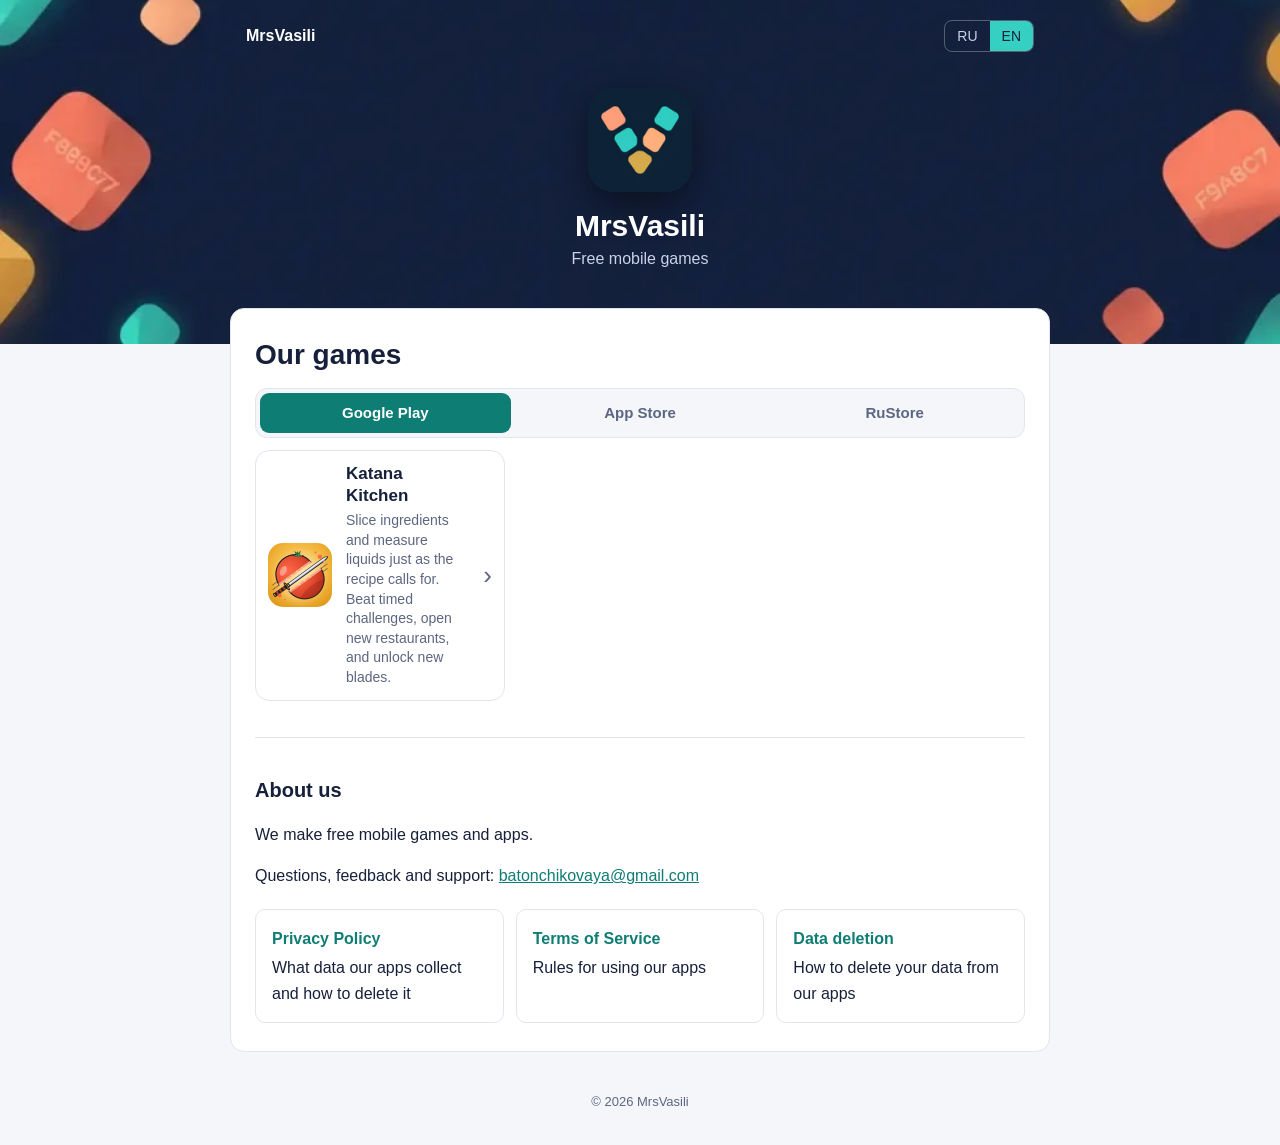
<file: index.html>
<!doctype html>
<html lang="ru">
<head>
<meta charset="utf-8">
<meta name="viewport" content="width=device-width, initial-scale=1">
<title>MrsVasili — игры</title>
<meta name="description" content="Мобильные приложения и игры / Mobile apps and games">
<link rel="icon" type="image/png" href="img/favicon.png">
<link rel="apple-touch-icon" href="img/apple-touch-icon.png">
<meta name="theme-color" content="#13203c">
<link rel="stylesheet" href="style.css?v=2">
<script src="lang.js"></script>
<script src="games.js?v=2"></script>
</head>
<body>

<div class="hero-wrap">
<header class="top on-dark">
  <a class="home" href="./">MrsVasili</a>
  <div class="lang-switch"><button data-lang="ru">RU</button><button data-lang="en">EN</button></div>
</header>
<section class="hero">
  <img class="hero-logo" src="img/logo.png" alt="" width="104" height="104">
  <p class="hero-name">MrsVasili</p>
  <p class="hero-tag l10n" lang="ru">Бесплатные мобильные игры</p>
  <p class="hero-tag l10n" lang="en">Free mobile games</p>
</section>
</div>

<main>
<h1 class="l10n" lang="ru">Наши игры</h1>
<h1 class="l10n" lang="en">Our games</h1>
<section id="games"></section>

<div class="about">
<article class="l10n" lang="ru">
  <h2>О нас</h2>
  <p>Мы создаём бесплатные мобильные игры и приложения.</p>
  <p>Вопросы, предложения и обращения в поддержку: <a href="mailto:batonchikovaya@gmail.com">batonchikovaya@gmail.com</a></p>
  <div class="cards">
    <a class="card" href="privacy-policy.html"><strong>Политика конфиденциальности</strong>Какие данные собирают наши приложения и как их удалить</a>
    <a class="card" href="terms.html"><strong>Условия использования</strong>Правила использования наших приложений</a>
    <a class="card" href="delete-data.html"><strong>Удаление данных</strong>Как удалить свои данные из наших приложений</a>
  </div>
</article>

<article class="l10n" lang="en">
  <h2>About us</h2>
  <p>We make free mobile games and apps.</p>
  <p>Questions, feedback and support: <a href="mailto:batonchikovaya@gmail.com">batonchikovaya@gmail.com</a></p>
  <div class="cards">
    <a class="card" href="privacy-policy.html"><strong>Privacy Policy</strong>What data our apps collect and how to delete it</a>
    <a class="card" href="terms.html"><strong>Terms of Service</strong>Rules for using our apps</a>
    <a class="card" href="delete-data.html"><strong>Data deletion</strong>How to delete your data from our apps</a>
  </div>
</article>
</div>
</main>
<footer>© 2026 MrsVasili</footer>
</body>
</html>
</file>
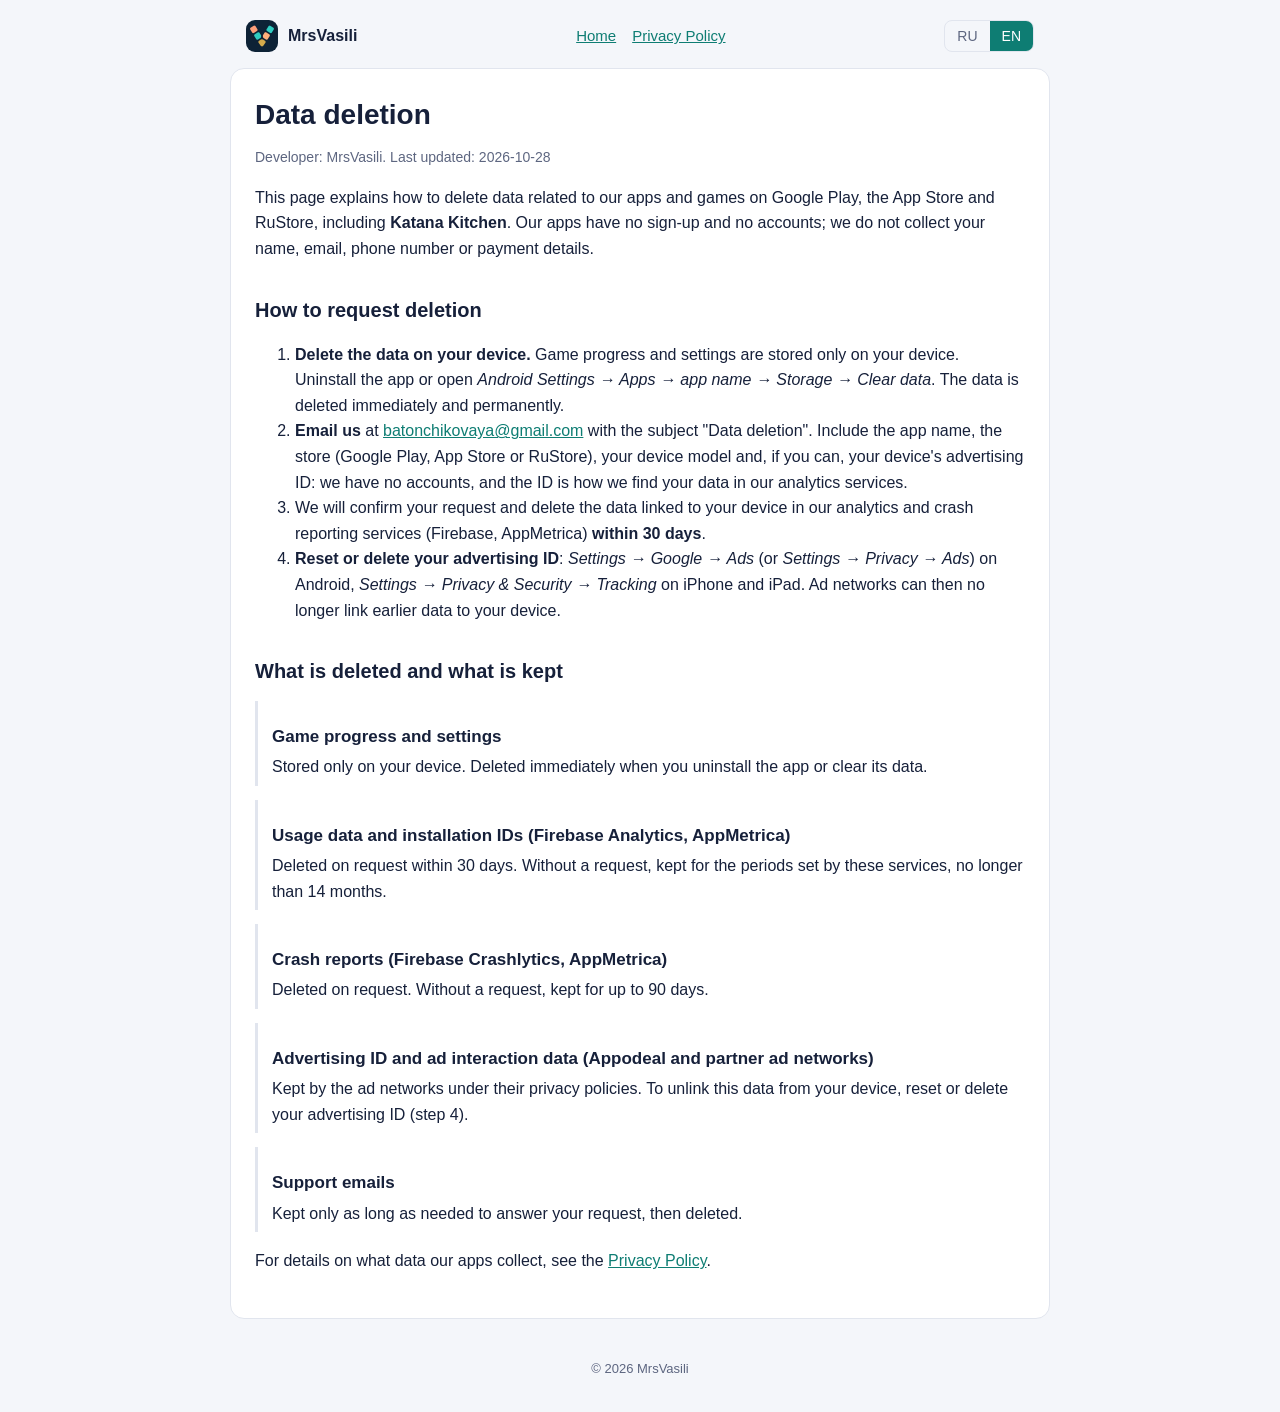
<file: delete-data.html>
<!doctype html>
<html lang="ru">
<head>
<meta charset="utf-8">
<meta name="viewport" content="width=device-width, initial-scale=1">
<title>Data deletion</title>
<meta name="description" content="Как удалить данные в приложениях MrsVasili / How to delete your data in MrsVasili apps">
<link rel="icon" type="image/png" href="img/favicon.png">
<link rel="apple-touch-icon" href="img/apple-touch-icon.png">
<meta name="theme-color" content="#13203c">
<link rel="stylesheet" href="style.css">
<script src="lang.js"></script>
</head>
<body>

<header class="top">
  <a class="home" href="./">MrsVasili</a>
  <nav>
    <a href="./" class="l10n" lang="ru">Главная</a>
    <a href="./" class="l10n" lang="en">Home</a>
    <a href="privacy-policy.html" class="l10n" lang="ru">Политика конфиденциальности</a>
    <a href="privacy-policy.html" class="l10n" lang="en">Privacy Policy</a>
  </nav>
  <div class="lang-switch"><button data-lang="ru">RU</button><button data-lang="en">EN</button></div>
</header>

<main>

<!-- ======================= RU ======================= -->
<article class="l10n" lang="ru">
<h1>Удаление данных</h1>
<p class="muted">Разработчик: MrsVasili. Последнее обновление: 28.10.2026</p>

<p>Эта страница объясняет, как удалить данные, связанные с нашими приложениями и играми в Google Play, App Store и RuStore, в том числе <b>Katana Kitchen (Катана-кухня)</b>. В наших приложениях нет регистрации и аккаунтов, мы не собираем имя, email, телефон или платёжные данные.</p>

<h2>Как запросить удаление</h2>
<ol>
  <li><b>Удалите данные на устройстве.</b> Игровой прогресс и настройки хранятся только на вашем устройстве. Удалите приложение или откройте <i>Настройки Android → Приложения → название приложения → Хранилище → Очистить данные</i>. Данные удалятся сразу и безвозвратно.</li>
  <li><b>Напишите нам</b> на <a href="mailto:batonchikovaya@gmail.com?subject=Data%20deletion%20request">batonchikovaya@gmail.com</a> с темой «Удаление данных». Укажите название приложения, магазин (Google Play, App Store или RuStore), модель устройства и, если можете, рекламный идентификатор устройства: у нас нет аккаунтов, и по нему мы находим ваши данные у сервисов аналитики.</li>
  <li>Мы подтвердим получение запроса и удалим данные, связанные с вашим устройством, в сервисах аналитики и отчётов о сбоях (Firebase, AppMetrica) <b>в течение 30 дней</b>.</li>
  <li><b>Сбросьте или удалите рекламный идентификатор</b>: <i>Настройки → Google → Реклама</i> (или <i>Настройки → Конфиденциальность → Реклама</i>) на Android, <i>Настройки → Конфиденциальность и безопасность → Отслеживание</i> на iPhone и iPad. После этого рекламные сети не смогут связать прежние данные с вашим устройством.</li>
</ol>

<h2>Какие данные удаляются и какие хранятся</h2>
<div class="service">
  <h3>Игровой прогресс и настройки</h3>
  <p>Хранятся только на устройстве. Удаляются сразу при удалении приложения или очистке его данных.</p>
</div>
<div class="service">
  <h3>Данные об использовании и идентификаторы установки (Firebase Analytics, AppMetrica)</h3>
  <p>Удаляются по вашему запросу в течение 30 дней. Без запроса хранятся в течение сроков, установленных этими сервисами, но не дольше 14 месяцев.</p>
</div>
<div class="service">
  <h3>Отчёты о сбоях (Firebase Crashlytics, AppMetrica)</h3>
  <p>Удаляются по вашему запросу. Без запроса хранятся до 90 дней.</p>
</div>
<div class="service">
  <h3>Рекламный идентификатор и данные о показах рекламы (Appodeal и партнёрские рекламные сети)</h3>
  <p>Хранятся рекламными сетями по их политикам конфиденциальности. Чтобы разорвать связь этих данных с вашим устройством, сбросьте или удалите рекламный идентификатор (шаг 4).</p>
</div>
<div class="service">
  <h3>Переписка с поддержкой</h3>
  <p>Хранится, пока нужно для ответа на ваш запрос, затем удаляется.</p>
</div>

<p>Подробнее о том, какие данные собирают наши приложения, — в <a href="privacy-policy.html">политике конфиденциальности</a>.</p>
</article>

<!-- ======================= EN ======================= -->
<article class="l10n" lang="en">
<h1>Data deletion</h1>
<p class="muted">Developer: MrsVasili. Last updated: 2026-10-28</p>

<p>This page explains how to delete data related to our apps and games on Google Play, the App Store and RuStore, including <b>Katana Kitchen</b>. Our apps have no sign-up and no accounts; we do not collect your name, email, phone number or payment details.</p>

<h2>How to request deletion</h2>
<ol>
  <li><b>Delete the data on your device.</b> Game progress and settings are stored only on your device. Uninstall the app or open <i>Android Settings → Apps → app name → Storage → Clear data</i>. The data is deleted immediately and permanently.</li>
  <li><b>Email us</b> at <a href="mailto:batonchikovaya@gmail.com?subject=Data%20deletion%20request">batonchikovaya@gmail.com</a> with the subject "Data deletion". Include the app name, the store (Google Play, App Store or RuStore), your device model and, if you can, your device's advertising ID: we have no accounts, and the ID is how we find your data in our analytics services.</li>
  <li>We will confirm your request and delete the data linked to your device in our analytics and crash reporting services (Firebase, AppMetrica) <b>within 30 days</b>.</li>
  <li><b>Reset or delete your advertising ID</b>: <i>Settings → Google → Ads</i> (or <i>Settings → Privacy → Ads</i>) on Android, <i>Settings → Privacy &amp; Security → Tracking</i> on iPhone and iPad. Ad networks can then no longer link earlier data to your device.</li>
</ol>

<h2>What is deleted and what is kept</h2>
<div class="service">
  <h3>Game progress and settings</h3>
  <p>Stored only on your device. Deleted immediately when you uninstall the app or clear its data.</p>
</div>
<div class="service">
  <h3>Usage data and installation IDs (Firebase Analytics, AppMetrica)</h3>
  <p>Deleted on request within 30 days. Without a request, kept for the periods set by these services, no longer than 14 months.</p>
</div>
<div class="service">
  <h3>Crash reports (Firebase Crashlytics, AppMetrica)</h3>
  <p>Deleted on request. Without a request, kept for up to 90 days.</p>
</div>
<div class="service">
  <h3>Advertising ID and ad interaction data (Appodeal and partner ad networks)</h3>
  <p>Kept by the ad networks under their privacy policies. To unlink this data from your device, reset or delete your advertising ID (step 4).</p>
</div>
<div class="service">
  <h3>Support emails</h3>
  <p>Kept only as long as needed to answer your request, then deleted.</p>
</div>

<p>For details on what data our apps collect, see the <a href="privacy-policy.html">Privacy Policy</a>.</p>
</article>

</main>
<footer>© 2026 MrsVasili</footer>
</body>
</html>
</file>
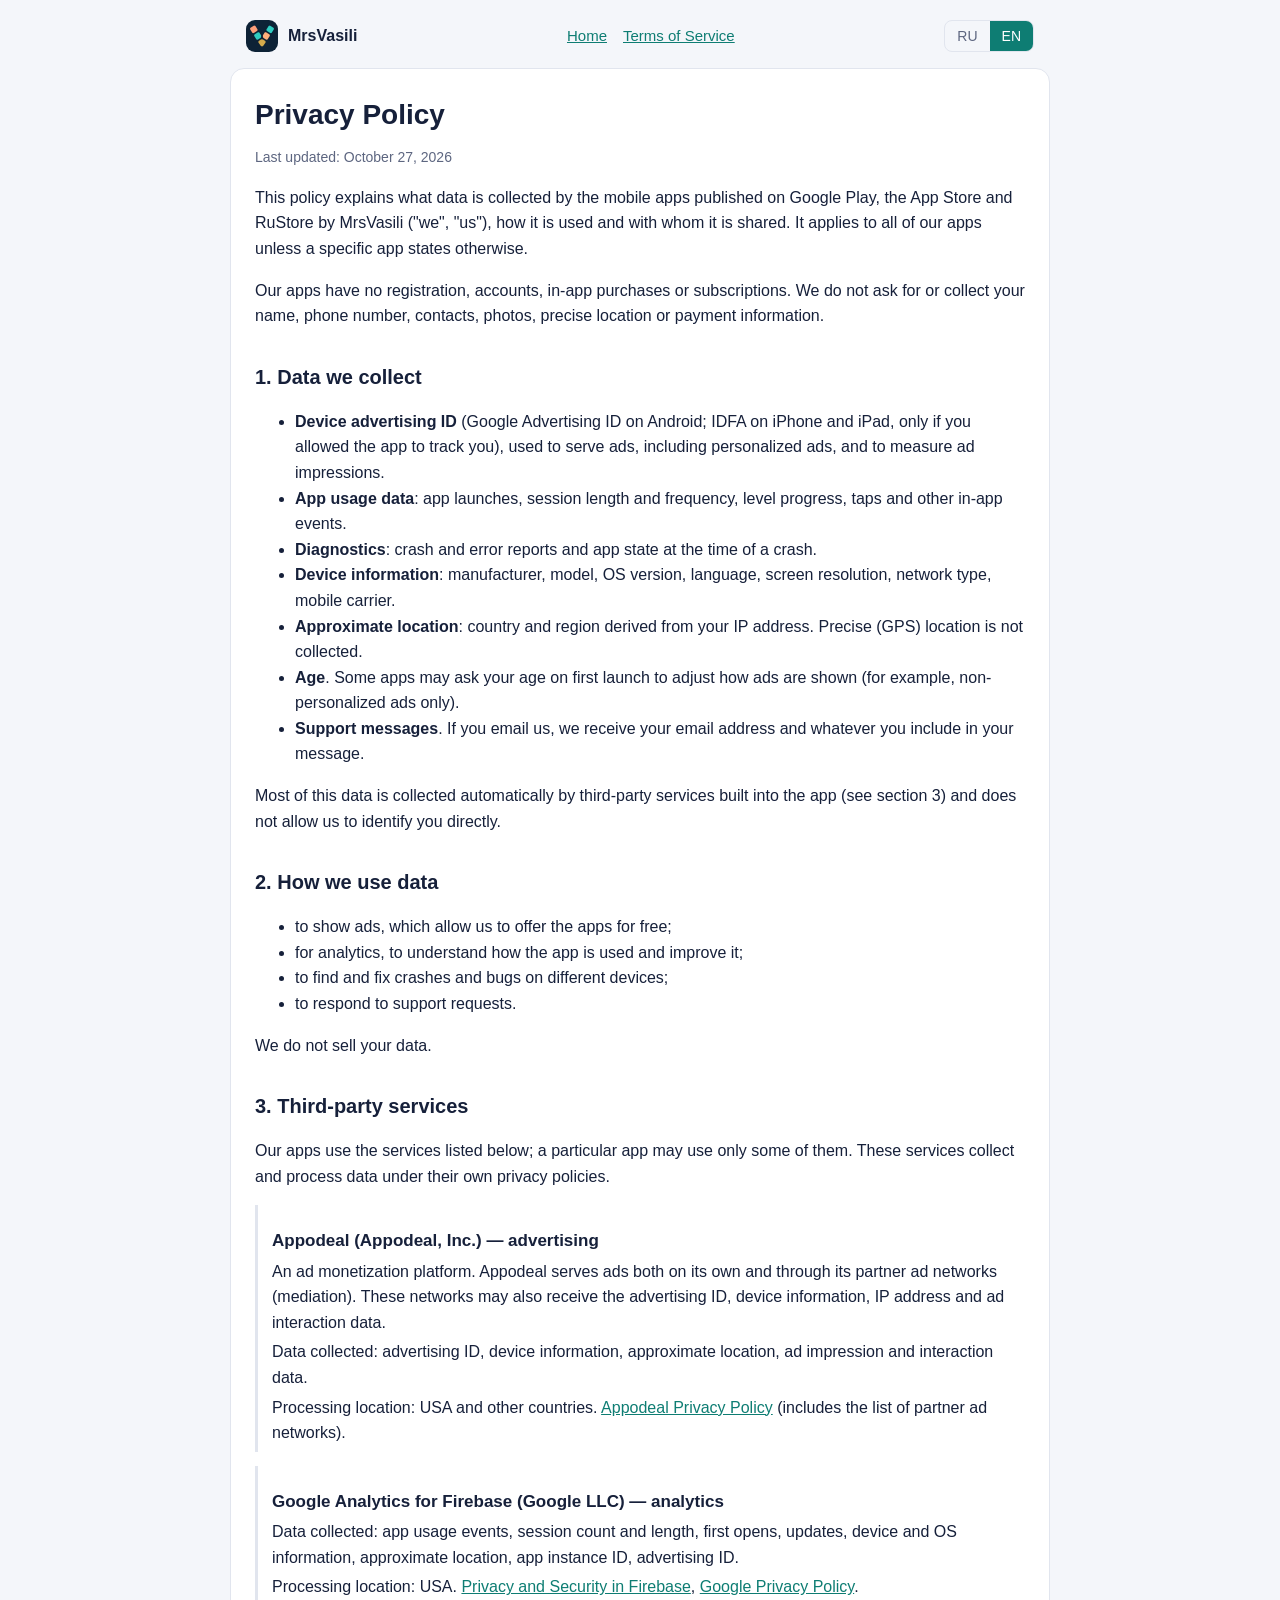
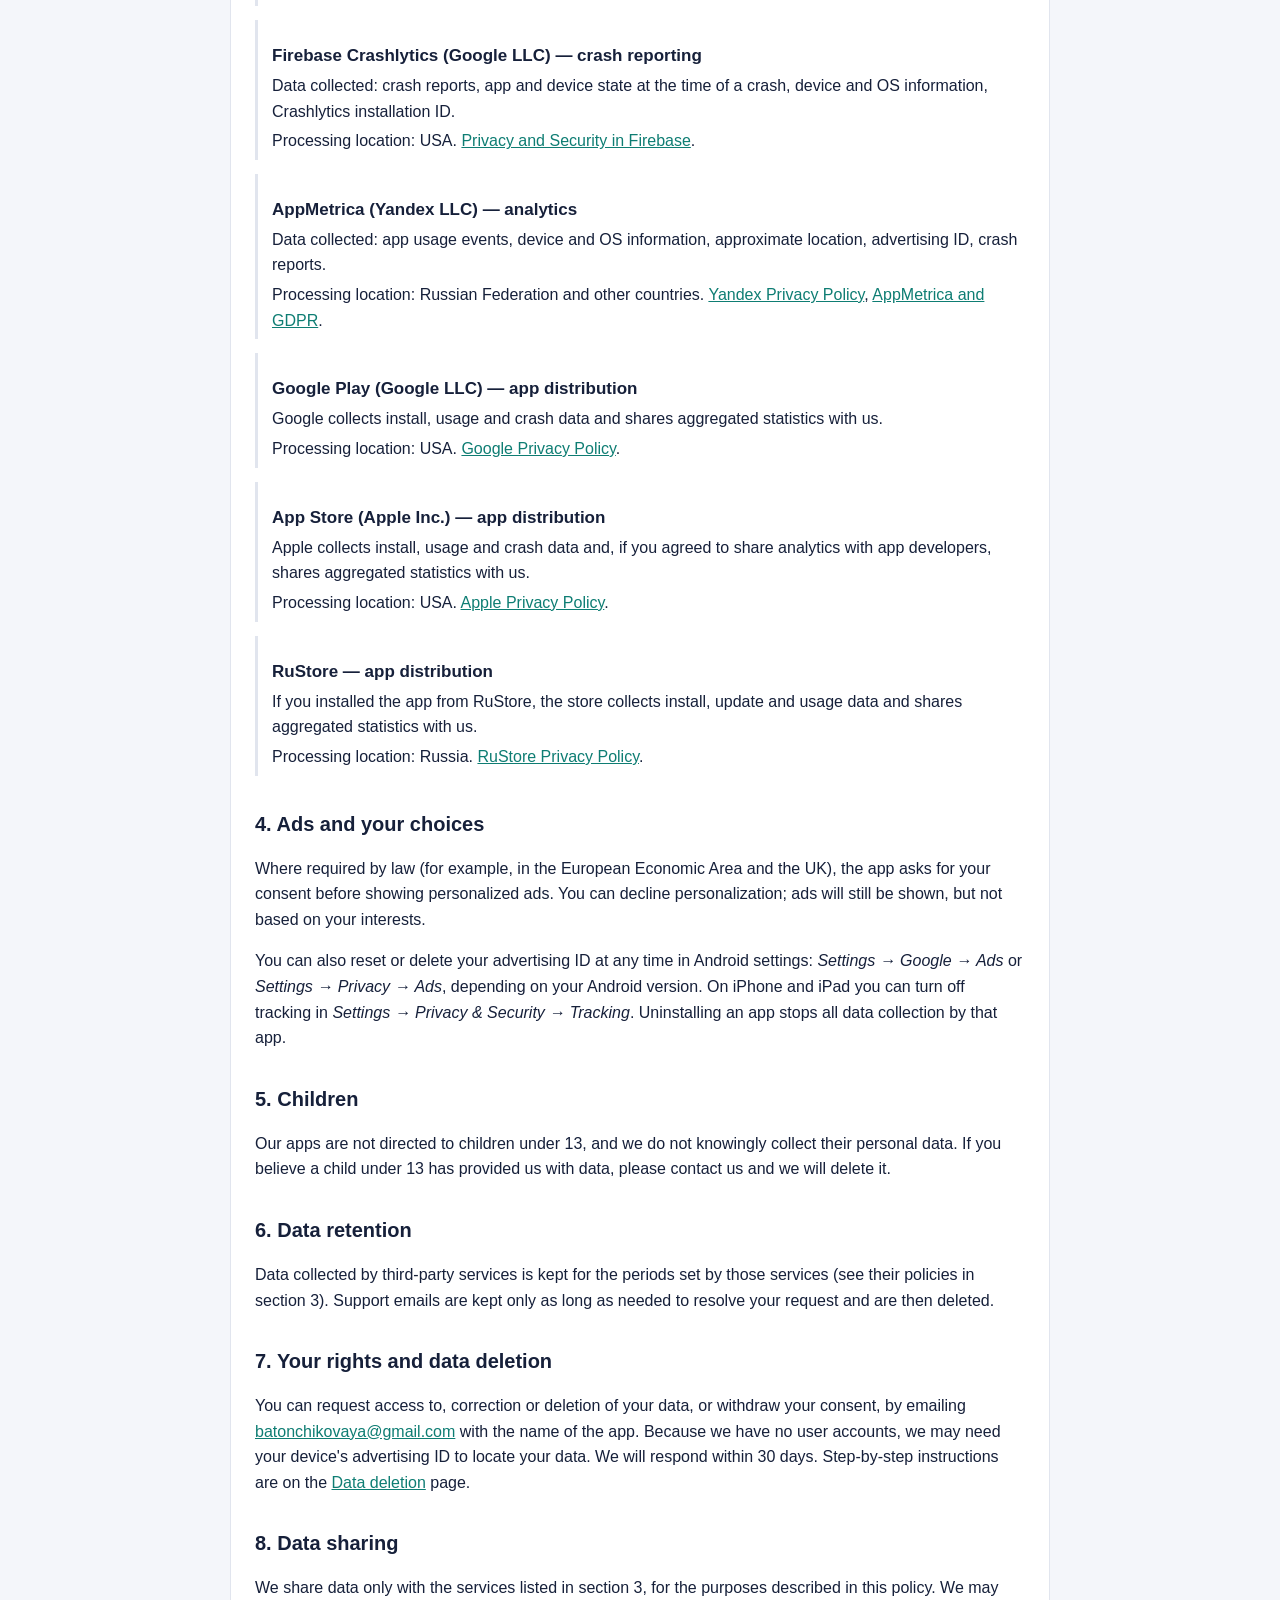
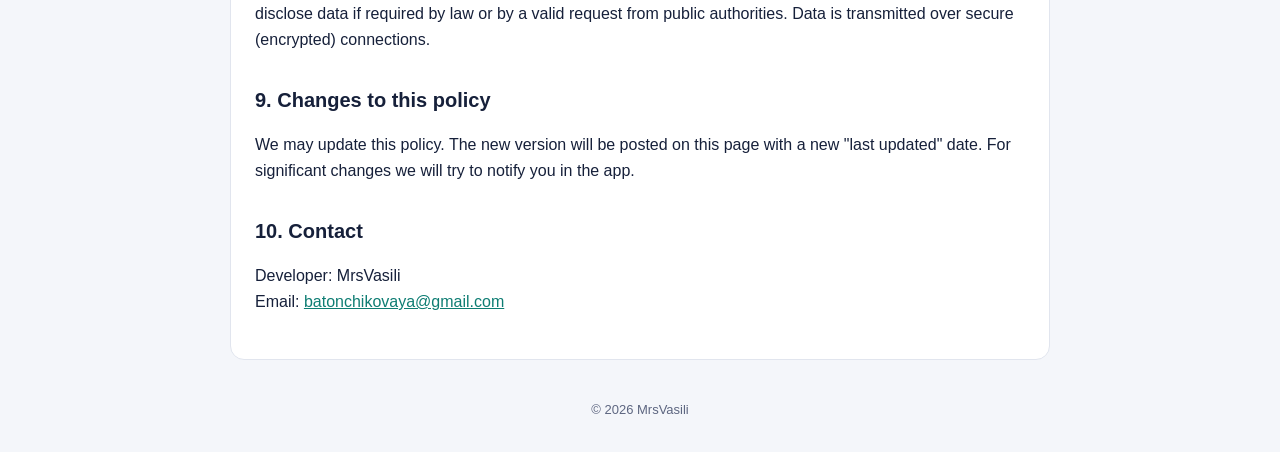
<file: privacy-policy.html>
<!doctype html>
<html lang="ru">
<head>
<meta charset="utf-8">
<meta name="viewport" content="width=device-width, initial-scale=1">
<title>Privacy Policy</title>
<meta name="description" content="Политика конфиденциальности мобильных приложений / Mobile apps privacy policy">
<link rel="icon" type="image/png" href="img/favicon.png">
<link rel="apple-touch-icon" href="img/apple-touch-icon.png">
<meta name="theme-color" content="#13203c">
<link rel="stylesheet" href="style.css">
<script src="lang.js"></script>
</head>
<body>

<header class="top">
  <a class="home" href="./">MrsVasili</a>
  <nav>
    <a href="./" class="l10n" lang="ru">Главная</a>
    <a href="./" class="l10n" lang="en">Home</a>
    <a href="terms.html" class="l10n" lang="ru">Условия использования</a>
    <a href="terms.html" class="l10n" lang="en">Terms of Service</a>
  </nav>
  <div class="lang-switch"><button data-lang="ru">RU</button><button data-lang="en">EN</button></div>
</header>

<main>

<!-- ======================= RU ======================= -->
<article class="l10n" lang="ru">
<h1>Политика конфиденциальности</h1>
<p class="muted">Последнее обновление: 27.10.2026</p>

<p>Эта политика описывает, какие данные собирают мобильные приложения разработчика MrsVasili (далее — «мы»), опубликованные в Google Play, App Store и RuStore, как эти данные используются и кому передаются. Политика действует для всех наших приложений, если в конкретном приложении не указано иное.</p>

<p>В наших приложениях нет регистрации, аккаунтов, покупок и подписок. Мы не просим и не собираем ваше имя, номер телефона, контакты, фотографии, точное местоположение или платёжные данные.</p>

<h2>1. Какие данные собираются</h2>
<ul>
  <li><b>Рекламный идентификатор устройства</b> (Google Advertising ID на Android, IDFA на iPhone и iPad — только если вы разрешили приложению отслеживание). Нужен для показа рекламы, в том числе персонализированной, и для подсчёта показов.</li>
  <li><b>Данные об использовании приложения</b>: запуски, длительность и частота сессий, прохождение уровней, нажатия и другие события внутри приложения.</li>
  <li><b>Диагностические данные</b>: отчёты о сбоях и ошибках, состояние приложения в момент сбоя.</li>
  <li><b>Информация об устройстве</b>: производитель, модель, версия операционной системы, язык, разрешение экрана, тип сетевого подключения, оператор связи.</li>
  <li><b>Приблизительное местоположение</b>: страна и регион, определяемые по IP-адресу. Точное местоположение (GPS) не собирается.</li>
  <li><b>Возраст</b>. Некоторые приложения могут при первом запуске спросить ваш возраст, чтобы настроить показ рекламы (например, показывать только неперсонализированную рекламу).</li>
  <li><b>Переписка с поддержкой</b>. Если вы пишете нам на email, мы получаем ваш адрес почты и всё, что вы сообщите в письме.</li>
</ul>
<p>Большая часть этих данных собирается автоматически встроенными в приложение сторонними сервисами (см. раздел 3) и не позволяет нам напрямую установить вашу личность.</p>

<h2>2. Для чего используются данные</h2>
<ul>
  <li>показ рекламы, которая позволяет распространять приложения бесплатно;</li>
  <li>аналитика: понять, как используется приложение, и сделать его лучше;</li>
  <li>поиск и исправление сбоев и ошибок на разных устройствах;</li>
  <li>ответы на обращения в поддержку.</li>
</ul>
<p>Мы не продаём ваши данные.</p>

<h2>3. Сторонние сервисы</h2>
<p>Наши приложения используют перечисленные ниже сервисы; в конкретном приложении может быть подключена только часть из них. Эти сервисы собирают и обрабатывают данные в соответствии со своими политиками конфиденциальности.</p>

<div class="service">
  <h3>Appodeal (Appodeal, Inc.) — реклама</h3>
  <p>Платформа рекламной монетизации. Appodeal показывает рекламу как от себя, так и от подключённых к нему партнёрских рекламных сетей (медиация). Эти сети тоже могут получать рекламный идентификатор, информацию об устройстве, IP-адрес и данные о взаимодействии с рекламой.</p>
  <p>Собираемые данные: рекламный идентификатор, информация об устройстве, приблизительное местоположение, данные о показах рекламы и взаимодействии с ней.</p>
  <p>Место обработки: США и другие страны. <a href="https://www.appodeal.com/home/privacy-policy/" target="_blank" rel="noopener">Политика конфиденциальности Appodeal</a> (там же приведён список партнёрских рекламных сетей).</p>
</div>

<div class="service">
  <h3>Google Analytics for Firebase (Google LLC) — аналитика</h3>
  <p>Собираемые данные: события использования приложения, длительность и количество сессий, первые запуски, обновления, информация об устройстве и ОС, приблизительное местоположение, идентификатор экземпляра приложения, рекламный идентификатор.</p>
  <p>Место обработки: США. <a href="https://firebase.google.com/support/privacy" target="_blank" rel="noopener">Конфиденциальность в Firebase</a>, <a href="https://policies.google.com/privacy" target="_blank" rel="noopener">Политика конфиденциальности Google</a>.</p>
</div>

<div class="service">
  <h3>Firebase Crashlytics (Google LLC) — отчёты о сбоях</h3>
  <p>Собираемые данные: отчёты о сбоях, состояние приложения и устройства в момент сбоя, информация об устройстве и ОС, идентификатор установки Crashlytics.</p>
  <p>Место обработки: США. <a href="https://firebase.google.com/support/privacy" target="_blank" rel="noopener">Конфиденциальность в Firebase</a>.</p>
</div>

<div class="service">
  <h3>AppMetrica (ООО «Яндекс») — аналитика</h3>
  <p>Собираемые данные: события использования приложения, информация об устройстве и ОС, приблизительное местоположение, рекламный идентификатор, отчёты о сбоях.</p>
  <p>Место обработки: Российская Федерация и другие страны. <a href="https://yandex.ru/legal/confidential/" target="_blank" rel="noopener">Политика конфиденциальности Яндекса</a>, <a href="https://appmetrica.yandex.ru/docs/data-security/gdpr.html" target="_blank" rel="noopener">AppMetrica и GDPR</a>.</p>
</div>

<div class="service">
  <h3>Google Play (Google LLC) — распространение приложений</h3>
  <p>Google собирает данные об установках, использовании и сбоях приложения и передаёт нам обобщённую статистику.</p>
  <p>Место обработки: США. <a href="https://policies.google.com/privacy" target="_blank" rel="noopener">Политика конфиденциальности Google</a>.</p>
</div>

<div class="service">
  <h3>App Store (Apple Inc.) — распространение приложений</h3>
  <p>Apple собирает данные об установках, использовании и сбоях приложения и, если вы разрешили делиться аналитикой с разработчиками, передаёт нам обобщённую статистику.</p>
  <p>Место обработки: США. <a href="https://www.apple.com/legal/privacy/" target="_blank" rel="noopener">Политика конфиденциальности Apple</a>.</p>
</div>

<div class="service">
  <h3>RuStore — распространение приложений</h3>
  <p>Если вы установили приложение из RuStore, магазин собирает данные об установках, обновлениях и использовании приложения и передаёт нам обобщённую статистику.</p>
  <p>Место обработки: Россия. <a href="https://www.rustore.ru/help/legal/privacy-policy-users" target="_blank" rel="noopener">Политика конфиденциальности RuStore</a>.</p>
</div>

<h2>4. Реклама и ваш выбор</h2>
<p>Если этого требует закон (например, в Европейской экономической зоне и Великобритании), приложение перед показом персонализированной рекламы запрашивает ваше согласие. Вы можете отказаться от персонализации — тогда реклама будет показываться, но без учёта ваших интересов.</p>
<p>Вы также можете в любой момент сбросить или удалить рекламный идентификатор в настройках Android: <i>Настройки → Google → Реклама</i> или <i>Настройки → Конфиденциальность → Реклама</i>, в зависимости от версии Android. На iPhone и iPad запретить отслеживание можно в <i>Настройки → Конфиденциальность и безопасность → Отслеживание</i>. Удаление приложения прекращает сбор данных этим приложением.</p>

<h2>5. Дети</h2>
<p>Наши приложения не предназначены для детей младше 13 лет, и мы сознательно не собираем их персональные данные. Если вы считаете, что ребёнок младше 13 лет передал нам данные, напишите нам — мы их удалим.</p>

<h2>6. Сколько хранятся данные</h2>
<p>Данные, собранные сторонними сервисами, хранятся в течение сроков, установленных этими сервисами (см. их политики в разделе 3). Переписка с поддержкой хранится, пока это нужно для решения вашего вопроса, после чего удаляется.</p>

<h2>7. Ваши права и удаление данных</h2>
<p>Вы можете запросить доступ к своим данным, их исправление или удаление, а также отозвать согласие на обработку. Для этого напишите на <a href="mailto:batonchikovaya@gmail.com">batonchikovaya@gmail.com</a>, указав название приложения. Поскольку у нас нет аккаунтов, чтобы найти ваши данные, нам может понадобиться рекламный идентификатор вашего устройства. Мы ответим в течение 30 дней. Пошаговая инструкция — на странице <a href="delete-data.html">«Удаление данных»</a>.</p>

<h2>8. Передача данных</h2>
<p>Мы передаём данные только сервисам, перечисленным в разделе 3, для целей, описанных в этой политике. Мы можем раскрыть данные, если этого требует закон или законный запрос государственных органов. Данные передаются по защищённым (зашифрованным) каналам.</p>

<h2>9. Изменения политики</h2>
<p>Мы можем обновлять эту политику. Новая версия публикуется на этой странице с новой датой обновления. Если изменения существенные, мы постараемся сообщить о них в приложении.</p>

<h2>10. Контакты</h2>
<p>Разработчик: MrsVasili<br>
Email: <a href="mailto:batonchikovaya@gmail.com">batonchikovaya@gmail.com</a></p>
</article>

<!-- ======================= EN ======================= -->
<article class="l10n" lang="en">
<h1>Privacy Policy</h1>
<p class="muted">Last updated: October 27, 2026</p>

<p>This policy explains what data is collected by the mobile apps published on Google Play, the App Store and RuStore by MrsVasili ("we", "us"), how it is used and with whom it is shared. It applies to all of our apps unless a specific app states otherwise.</p>

<p>Our apps have no registration, accounts, in-app purchases or subscriptions. We do not ask for or collect your name, phone number, contacts, photos, precise location or payment information.</p>

<h2>1. Data we collect</h2>
<ul>
  <li><b>Device advertising ID</b> (Google Advertising ID on Android; IDFA on iPhone and iPad, only if you allowed the app to track you), used to serve ads, including personalized ads, and to measure ad impressions.</li>
  <li><b>App usage data</b>: app launches, session length and frequency, level progress, taps and other in-app events.</li>
  <li><b>Diagnostics</b>: crash and error reports and app state at the time of a crash.</li>
  <li><b>Device information</b>: manufacturer, model, OS version, language, screen resolution, network type, mobile carrier.</li>
  <li><b>Approximate location</b>: country and region derived from your IP address. Precise (GPS) location is not collected.</li>
  <li><b>Age</b>. Some apps may ask your age on first launch to adjust how ads are shown (for example, non-personalized ads only).</li>
  <li><b>Support messages</b>. If you email us, we receive your email address and whatever you include in your message.</li>
</ul>
<p>Most of this data is collected automatically by third-party services built into the app (see section 3) and does not allow us to identify you directly.</p>

<h2>2. How we use data</h2>
<ul>
  <li>to show ads, which allow us to offer the apps for free;</li>
  <li>for analytics, to understand how the app is used and improve it;</li>
  <li>to find and fix crashes and bugs on different devices;</li>
  <li>to respond to support requests.</li>
</ul>
<p>We do not sell your data.</p>

<h2>3. Third-party services</h2>
<p>Our apps use the services listed below; a particular app may use only some of them. These services collect and process data under their own privacy policies.</p>

<div class="service">
  <h3>Appodeal (Appodeal, Inc.) — advertising</h3>
  <p>An ad monetization platform. Appodeal serves ads both on its own and through its partner ad networks (mediation). These networks may also receive the advertising ID, device information, IP address and ad interaction data.</p>
  <p>Data collected: advertising ID, device information, approximate location, ad impression and interaction data.</p>
  <p>Processing location: USA and other countries. <a href="https://www.appodeal.com/home/privacy-policy/" target="_blank" rel="noopener">Appodeal Privacy Policy</a> (includes the list of partner ad networks).</p>
</div>

<div class="service">
  <h3>Google Analytics for Firebase (Google LLC) — analytics</h3>
  <p>Data collected: app usage events, session count and length, first opens, updates, device and OS information, approximate location, app instance ID, advertising ID.</p>
  <p>Processing location: USA. <a href="https://firebase.google.com/support/privacy" target="_blank" rel="noopener">Privacy and Security in Firebase</a>, <a href="https://policies.google.com/privacy" target="_blank" rel="noopener">Google Privacy Policy</a>.</p>
</div>

<div class="service">
  <h3>Firebase Crashlytics (Google LLC) — crash reporting</h3>
  <p>Data collected: crash reports, app and device state at the time of a crash, device and OS information, Crashlytics installation ID.</p>
  <p>Processing location: USA. <a href="https://firebase.google.com/support/privacy" target="_blank" rel="noopener">Privacy and Security in Firebase</a>.</p>
</div>

<div class="service">
  <h3>AppMetrica (Yandex LLC) — analytics</h3>
  <p>Data collected: app usage events, device and OS information, approximate location, advertising ID, crash reports.</p>
  <p>Processing location: Russian Federation and other countries. <a href="https://yandex.ru/legal/confidential/?lang=en" target="_blank" rel="noopener">Yandex Privacy Policy</a>, <a href="https://appmetrica.yandex.ru/docs/data-security/gdpr.html?lang=en" target="_blank" rel="noopener">AppMetrica and GDPR</a>.</p>
</div>

<div class="service">
  <h3>Google Play (Google LLC) — app distribution</h3>
  <p>Google collects install, usage and crash data and shares aggregated statistics with us.</p>
  <p>Processing location: USA. <a href="https://policies.google.com/privacy" target="_blank" rel="noopener">Google Privacy Policy</a>.</p>
</div>

<div class="service">
  <h3>App Store (Apple Inc.) — app distribution</h3>
  <p>Apple collects install, usage and crash data and, if you agreed to share analytics with app developers, shares aggregated statistics with us.</p>
  <p>Processing location: USA. <a href="https://www.apple.com/legal/privacy/" target="_blank" rel="noopener">Apple Privacy Policy</a>.</p>
</div>

<div class="service">
  <h3>RuStore — app distribution</h3>
  <p>If you installed the app from RuStore, the store collects install, update and usage data and shares aggregated statistics with us.</p>
  <p>Processing location: Russia. <a href="https://www.rustore.ru/help/legal/privacy-policy-users" target="_blank" rel="noopener">RuStore Privacy Policy</a>.</p>
</div>

<h2>4. Ads and your choices</h2>
<p>Where required by law (for example, in the European Economic Area and the UK), the app asks for your consent before showing personalized ads. You can decline personalization; ads will still be shown, but not based on your interests.</p>
<p>You can also reset or delete your advertising ID at any time in Android settings: <i>Settings → Google → Ads</i> or <i>Settings → Privacy → Ads</i>, depending on your Android version. On iPhone and iPad you can turn off tracking in <i>Settings → Privacy &amp; Security → Tracking</i>. Uninstalling an app stops all data collection by that app.</p>

<h2>5. Children</h2>
<p>Our apps are not directed to children under 13, and we do not knowingly collect their personal data. If you believe a child under 13 has provided us with data, please contact us and we will delete it.</p>

<h2>6. Data retention</h2>
<p>Data collected by third-party services is kept for the periods set by those services (see their policies in section 3). Support emails are kept only as long as needed to resolve your request and are then deleted.</p>

<h2>7. Your rights and data deletion</h2>
<p>You can request access to, correction or deletion of your data, or withdraw your consent, by emailing <a href="mailto:batonchikovaya@gmail.com">batonchikovaya@gmail.com</a> with the name of the app. Because we have no user accounts, we may need your device's advertising ID to locate your data. We will respond within 30 days. Step-by-step instructions are on the <a href="delete-data.html">Data deletion</a> page.</p>

<h2>8. Data sharing</h2>
<p>We share data only with the services listed in section 3, for the purposes described in this policy. We may disclose data if required by law or by a valid request from public authorities. Data is transmitted over secure (encrypted) connections.</p>

<h2>9. Changes to this policy</h2>
<p>We may update this policy. The new version will be posted on this page with a new "last updated" date. For significant changes we will try to notify you in the app.</p>

<h2>10. Contact</h2>
<p>Developer: MrsVasili<br>
Email: <a href="mailto:batonchikovaya@gmail.com">batonchikovaya@gmail.com</a></p>
</article>

</main>
<footer>© 2026 MrsVasili</footer>
</body>
</html>
</file>
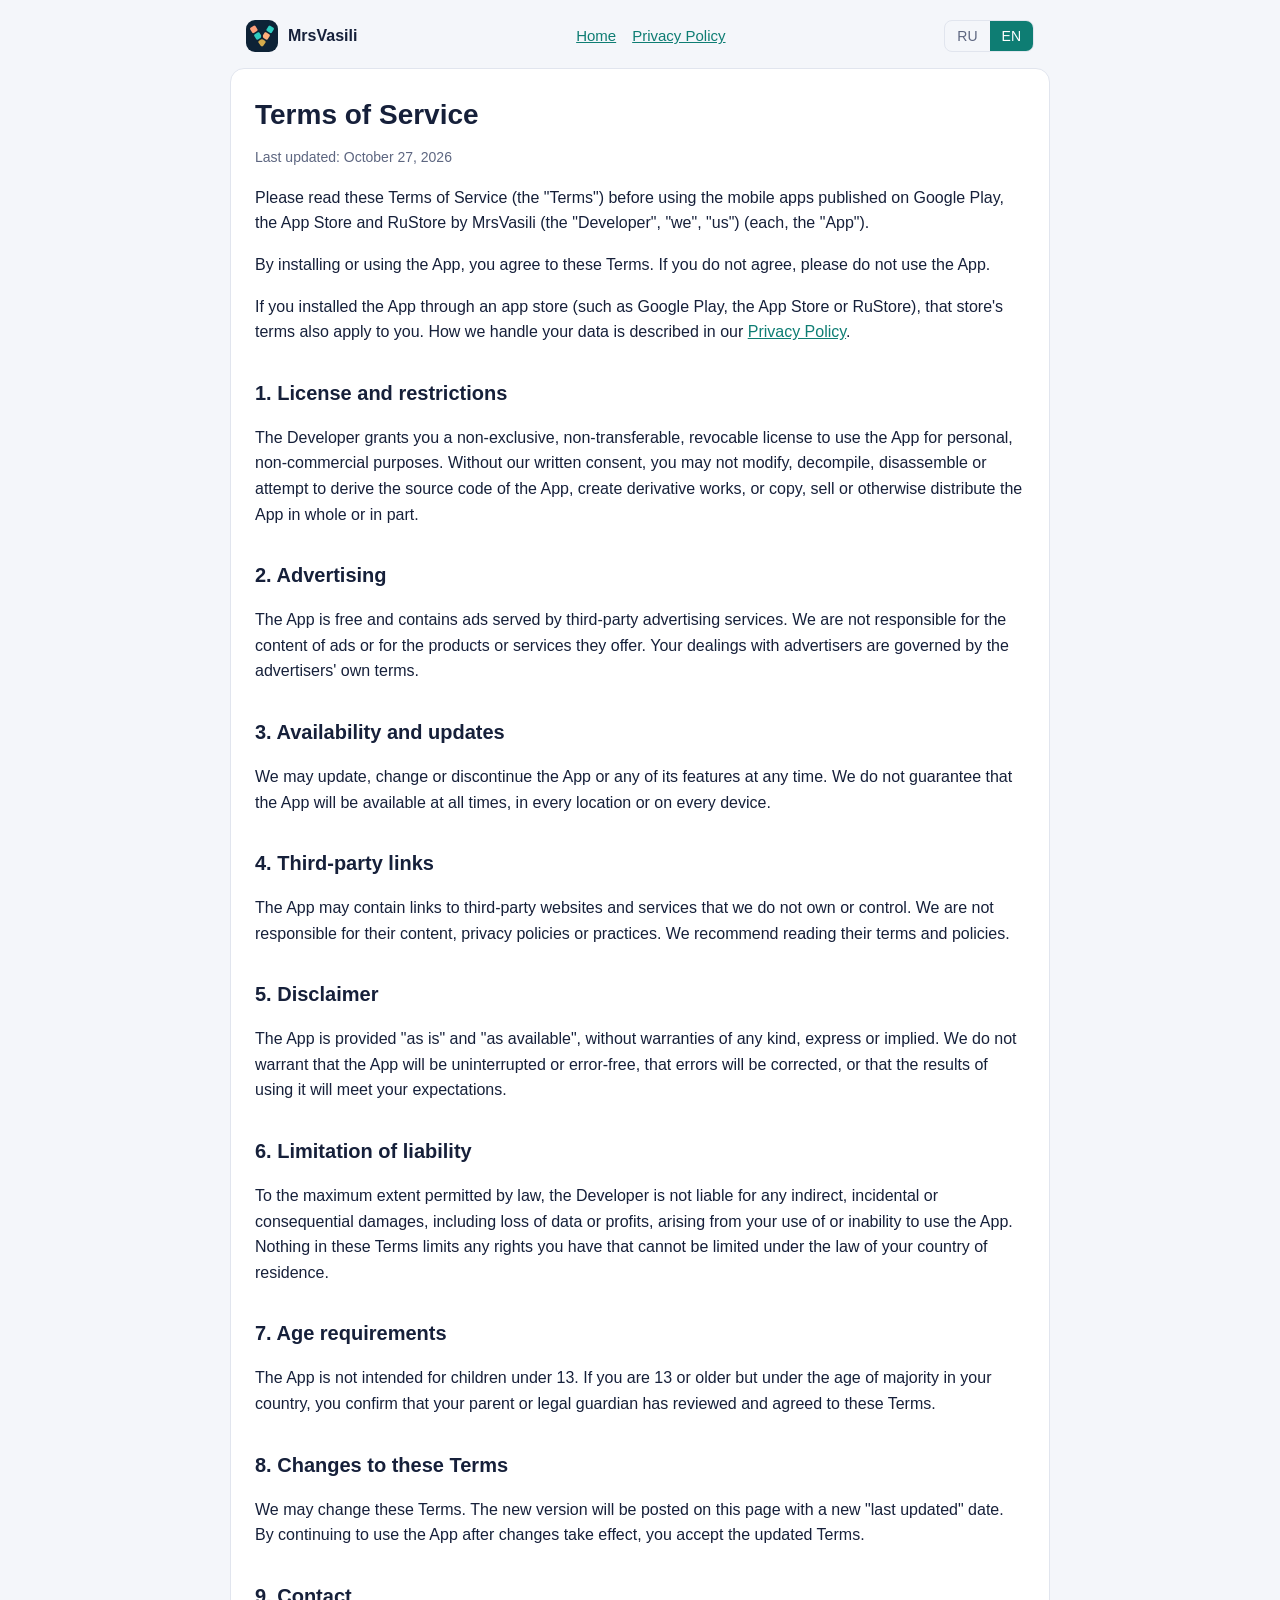
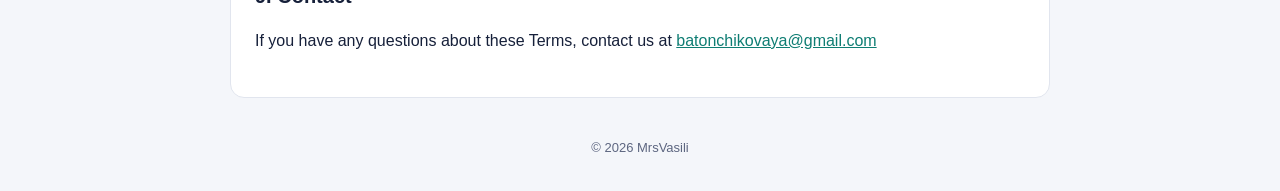
<file: terms.html>
<!doctype html>
<html lang="ru">
<head>
<meta charset="utf-8">
<meta name="viewport" content="width=device-width, initial-scale=1">
<title>Terms of Service</title>
<meta name="description" content="Условия использования мобильных приложений / Mobile apps Terms of Service">
<link rel="icon" type="image/png" href="img/favicon.png">
<link rel="apple-touch-icon" href="img/apple-touch-icon.png">
<meta name="theme-color" content="#13203c">
<link rel="stylesheet" href="style.css">
<script src="lang.js"></script>
</head>
<body>

<header class="top">
  <a class="home" href="./">MrsVasili</a>
  <nav>
    <a href="./" class="l10n" lang="ru">Главная</a>
    <a href="./" class="l10n" lang="en">Home</a>
    <a href="privacy-policy.html" class="l10n" lang="ru">Политика конфиденциальности</a>
    <a href="privacy-policy.html" class="l10n" lang="en">Privacy Policy</a>
  </nav>
  <div class="lang-switch"><button data-lang="ru">RU</button><button data-lang="en">EN</button></div>
</header>

<main>

<!-- ======================= RU ======================= -->
<article class="l10n" lang="ru">
<h1>Условия использования</h1>
<p class="muted">Последнее обновление: 27.10.2026</p>

<p>Пожалуйста, прочитайте эти Условия использования (далее — «Условия») перед началом использования мобильных приложений разработчика MrsVasili (далее — «Разработчик», «мы»), опубликованных в Google Play, App Store и RuStore (далее — «Приложение»).</p>
<p>Устанавливая Приложение или пользуясь им, вы соглашаетесь с этими Условиями. Если вы не согласны с ними, не используйте Приложение.</p>
<p>Если вы установили Приложение через магазин приложений (например, Google Play, App Store или RuStore), к вам также применяются правила этого магазина. Обработка ваших данных описана в нашей <a href="privacy-policy.html">Политике конфиденциальности</a>.</p>

<h2>1. Лицензия и ограничения</h2>
<p>Разработчик предоставляет вам неисключительную, непередаваемую, отзывную лицензию на использование Приложения в личных некоммерческих целях. Без нашего письменного согласия вы не можете изменять, декомпилировать, дизассемблировать Приложение или пытаться получить его исходный код, создавать производные работы, а также копировать, продавать или иным образом распространять Приложение полностью или частично.</p>

<h2>2. Реклама</h2>
<p>Приложение бесплатное и содержит рекламу, которую показывают сторонние рекламные сервисы. Мы не отвечаем за содержание рекламы и за товары или услуги, которые в ней предлагаются. Ваше взаимодействие с рекламодателями происходит на условиях этих рекламодателей.</p>

<h2>3. Доступность и обновления</h2>
<p>Мы можем в любое время обновлять, изменять или прекращать работу Приложения или его отдельных функций. Мы не гарантируем, что Приложение будет доступно постоянно, в любом месте и на любом устройстве.</p>

<h2>4. Ссылки на сторонние ресурсы</h2>
<p>Приложение может содержать ссылки на сторонние сайты и сервисы, которые нам не принадлежат. Мы не контролируем их и не отвечаем за их содержание, политики конфиденциальности и действия. Рекомендуем знакомиться с их условиями и политиками.</p>

<h2>5. Отказ от гарантий</h2>
<p>Приложение предоставляется «как есть» и «по мере доступности», без каких-либо явных или подразумеваемых гарантий. Мы не гарантируем, что Приложение будет работать без перебоев и ошибок, что ошибки будут исправлены или что результаты использования будут соответствовать вашим ожиданиям.</p>

<h2>6. Ограничение ответственности</h2>
<p>В максимальной степени, допускаемой законом, Разработчик не несёт ответственности за косвенные, случайные или иные убытки, включая потерю данных или упущенную выгоду, возникшие в связи с использованием Приложения или невозможностью его использовать. Ничто в этих Условиях не ограничивает ваши права, которые не могут быть ограничены по закону страны вашего проживания.</p>

<h2>7. Возрастные ограничения</h2>
<p>Приложение не предназначено для детей младше 13 лет. Если вам от 13 лет, но вы ещё не достигли совершеннолетия в своей стране, вы подтверждаете, что ваш родитель или законный представитель ознакомился с этими Условиями и согласен с ними.</p>

<h2>8. Изменения Условий</h2>
<p>Мы можем изменять эти Условия. Новая версия публикуется на этой странице с новой датой обновления. Продолжая пользоваться Приложением после изменений, вы принимаете обновлённые Условия.</p>

<h2>9. Контакты</h2>
<p>Если у вас есть вопросы по этим Условиям, напишите нам: <a href="mailto:batonchikovaya@gmail.com">batonchikovaya@gmail.com</a></p>
</article>

<!-- ======================= EN ======================= -->
<article class="l10n" lang="en">
<h1>Terms of Service</h1>
<p class="muted">Last updated: October 27, 2026</p>

<p>Please read these Terms of Service (the "Terms") before using the mobile apps published on Google Play, the App Store and RuStore by MrsVasili (the "Developer", "we", "us") (each, the "App").</p>
<p>By installing or using the App, you agree to these Terms. If you do not agree, please do not use the App.</p>
<p>If you installed the App through an app store (such as Google Play, the App Store or RuStore), that store's terms also apply to you. How we handle your data is described in our <a href="privacy-policy.html">Privacy Policy</a>.</p>

<h2>1. License and restrictions</h2>
<p>The Developer grants you a non-exclusive, non-transferable, revocable license to use the App for personal, non-commercial purposes. Without our written consent, you may not modify, decompile, disassemble or attempt to derive the source code of the App, create derivative works, or copy, sell or otherwise distribute the App in whole or in part.</p>

<h2>2. Advertising</h2>
<p>The App is free and contains ads served by third-party advertising services. We are not responsible for the content of ads or for the products or services they offer. Your dealings with advertisers are governed by the advertisers' own terms.</p>

<h2>3. Availability and updates</h2>
<p>We may update, change or discontinue the App or any of its features at any time. We do not guarantee that the App will be available at all times, in every location or on every device.</p>

<h2>4. Third-party links</h2>
<p>The App may contain links to third-party websites and services that we do not own or control. We are not responsible for their content, privacy policies or practices. We recommend reading their terms and policies.</p>

<h2>5. Disclaimer</h2>
<p>The App is provided "as is" and "as available", without warranties of any kind, express or implied. We do not warrant that the App will be uninterrupted or error-free, that errors will be corrected, or that the results of using it will meet your expectations.</p>

<h2>6. Limitation of liability</h2>
<p>To the maximum extent permitted by law, the Developer is not liable for any indirect, incidental or consequential damages, including loss of data or profits, arising from your use of or inability to use the App. Nothing in these Terms limits any rights you have that cannot be limited under the law of your country of residence.</p>

<h2>7. Age requirements</h2>
<p>The App is not intended for children under 13. If you are 13 or older but under the age of majority in your country, you confirm that your parent or legal guardian has reviewed and agreed to these Terms.</p>

<h2>8. Changes to these Terms</h2>
<p>We may change these Terms. The new version will be posted on this page with a new "last updated" date. By continuing to use the App after changes take effect, you accept the updated Terms.</p>

<h2>9. Contact</h2>
<p>If you have any questions about these Terms, contact us at <a href="mailto:batonchikovaya@gmail.com">batonchikovaya@gmail.com</a></p>
</article>

</main>
<footer>© 2026 MrsVasili</footer>
</body>
</html>
</file>
<file: style.css>
:root {
  --bg: #f4f6fa;
  --surface: #ffffff;
  --text: #16203a;
  --muted: #5d6680;
  --accent: #0e7d73;
  --border: #e1e5ee;
  --placeholder-bg: #fff4d6;
  --navy: #13203c;
}
@media (prefers-color-scheme: dark) {
  :root {
    --bg: #0e182d;
    --surface: #16223b;
    --text: #e9edf5;
    --muted: #a2abc0;
    --accent: #36d0c3;
    --border: #27344f;
    --placeholder-bg: #4a3b10;
  }
}

* { box-sizing: border-box; }

body {
  margin: 0;
  background: var(--bg);
  color: var(--text);
  font: 16px/1.6 -apple-system, BlinkMacSystemFont, "Segoe UI", Roboto, Helvetica, Arial, sans-serif;
}

header.top {
  max-width: 820px;
  margin: 0 auto;
  padding: 20px 16px 0;
  display: flex;
  align-items: center;
  justify-content: space-between;
  gap: 12px;
  flex-wrap: wrap;
}
header.top a.home { color: var(--text); font-weight: 600; text-decoration: none; display: inline-flex; align-items: center; gap: 10px; }
header.top a.home::before {
  content: ""; width: 32px; height: 32px; border-radius: 9px; flex: none;
  background: var(--navy) url(img/logo.png) center / cover;
}
header.top nav { display: flex; gap: 16px; flex-wrap: wrap; font-size: 15px; }

.lang-switch { display: inline-flex; border: 1px solid var(--border); border-radius: 8px; overflow: hidden; }
.lang-switch button {
  border: 0; background: transparent; color: var(--muted);
  padding: 4px 12px; font: inherit; font-size: 14px; cursor: pointer;
}
.lang-switch button.active { background: var(--accent); color: var(--surface); }

main {
  max-width: 820px;
  margin: 16px auto 40px;
  padding: 28px 24px;
  background: var(--surface);
  border: 1px solid var(--border);
  border-radius: 14px;
}
@media (max-width: 600px) {
  main { margin: 12px 16px 32px; padding: 20px 16px; }
}

h1 { font-size: 28px; line-height: 1.25; margin: 0 0 8px; }
h2 { font-size: 20px; margin: 32px 0 8px; }
h3 { font-size: 17px; margin: 20px 0 4px; }
p, li { color: var(--text); }
.muted { color: var(--muted); font-size: 14px; }
a { color: var(--accent); }

.service {
  border-left: 3px solid var(--border);
  padding: 2px 0 2px 14px;
  margin: 14px 0;
}
.service p { margin: 4px 0; }

.placeholder {
  background: var(--placeholder-bg);
  padding: 0 4px;
  border-radius: 4px;
}

.cards { display: grid; gap: 12px; grid-template-columns: repeat(auto-fit, minmax(220px, 1fr)); margin-top: 20px; }
.card {
  display: block; padding: 16px; border: 1px solid var(--border); border-radius: 10px;
  text-decoration: none; color: var(--text);
}
.card strong { display: block; margin-bottom: 4px; color: var(--accent); }

footer { text-align: center; color: var(--muted); font-size: 13px; padding: 0 16px 32px; }

/* language visibility */
body:not(.lang-en) [lang="en"].l10n { display: none; }
body.lang-en [lang="ru"].l10n { display: none; }

/* games: one tab per store */
.tabs {
  display: flex; gap: 4px; padding: 4px; margin: 16px 0 12px;
  background: var(--bg); border: 1px solid var(--border); border-radius: 12px;
}
.tab {
  flex: 1; min-height: 40px; border: 0; border-radius: 9px; background: transparent;
  color: var(--muted); font: inherit; font-size: 15px; font-weight: 600; cursor: pointer;
}
.tab.active { background: var(--accent); color: var(--surface); }
.games { display: grid; gap: 10px; grid-template-columns: repeat(auto-fill, minmax(240px, 1fr)); margin-top: 12px; }
.game {
  display: flex; align-items: center; gap: 14px; padding: 12px;
  border: 1px solid var(--border); border-radius: 14px; text-decoration: none; color: var(--text);
}
.games[hidden] { display: none; }
.game:hover { border-color: var(--accent); }
.game img { width: 64px; height: 64px; border-radius: 15px; flex: none; }
.game-details { flex: 1; display: grid; gap: 4px; }
.game .name { font-size: 17px; font-weight: 600; line-height: 1.3; }
.game-description { color: var(--muted); font-size: 14px; line-height: 1.4; }
.game .chevron { color: var(--muted); font-size: 26px; line-height: 1; }
.empty { margin: 16px 0; }
.about { margin-top: 36px; padding-top: 4px; border-top: 1px solid var(--border); }
@media (max-width: 600px) {
  .games { grid-template-columns: 1fr; }
  h1 { font-size: 24px; }
}

/* home page: dark band with the brand picture behind the logo */
.hero-wrap {
  background: var(--navy) url(img/hero.webp) center / cover no-repeat;
  color: #fff;
  padding-bottom: 56px;
}
header.top.on-dark a.home { color: #fff; }
header.top.on-dark a.home::before { display: none; }
.on-dark .lang-switch { border-color: rgba(255, 255, 255, 0.28); }
.on-dark .lang-switch button { color: #c9d2e6; }
.on-dark .lang-switch button.active { background: #36d0c3; color: var(--navy); }
.hero { max-width: 820px; margin: 0 auto; padding: 24px 16px 0; text-align: center; }
.hero-logo {
  width: 104px; height: 104px; border-radius: 26px; display: block; margin: 0 auto;
  box-shadow: 0 14px 36px rgba(0, 0, 0, 0.45);
}
.hero-name { font-size: 30px; font-weight: 700; line-height: 1.2; margin: 16px 0 2px; color: #fff; }
.hero-tag { margin: 0; color: #c9d2e6; }
.hero-wrap + main { position: relative; margin-top: -36px; }
@media (min-width: 900px) {
  .hero-wrap { padding-bottom: 72px; }
  .hero { padding-top: 36px; }
}
</file>
